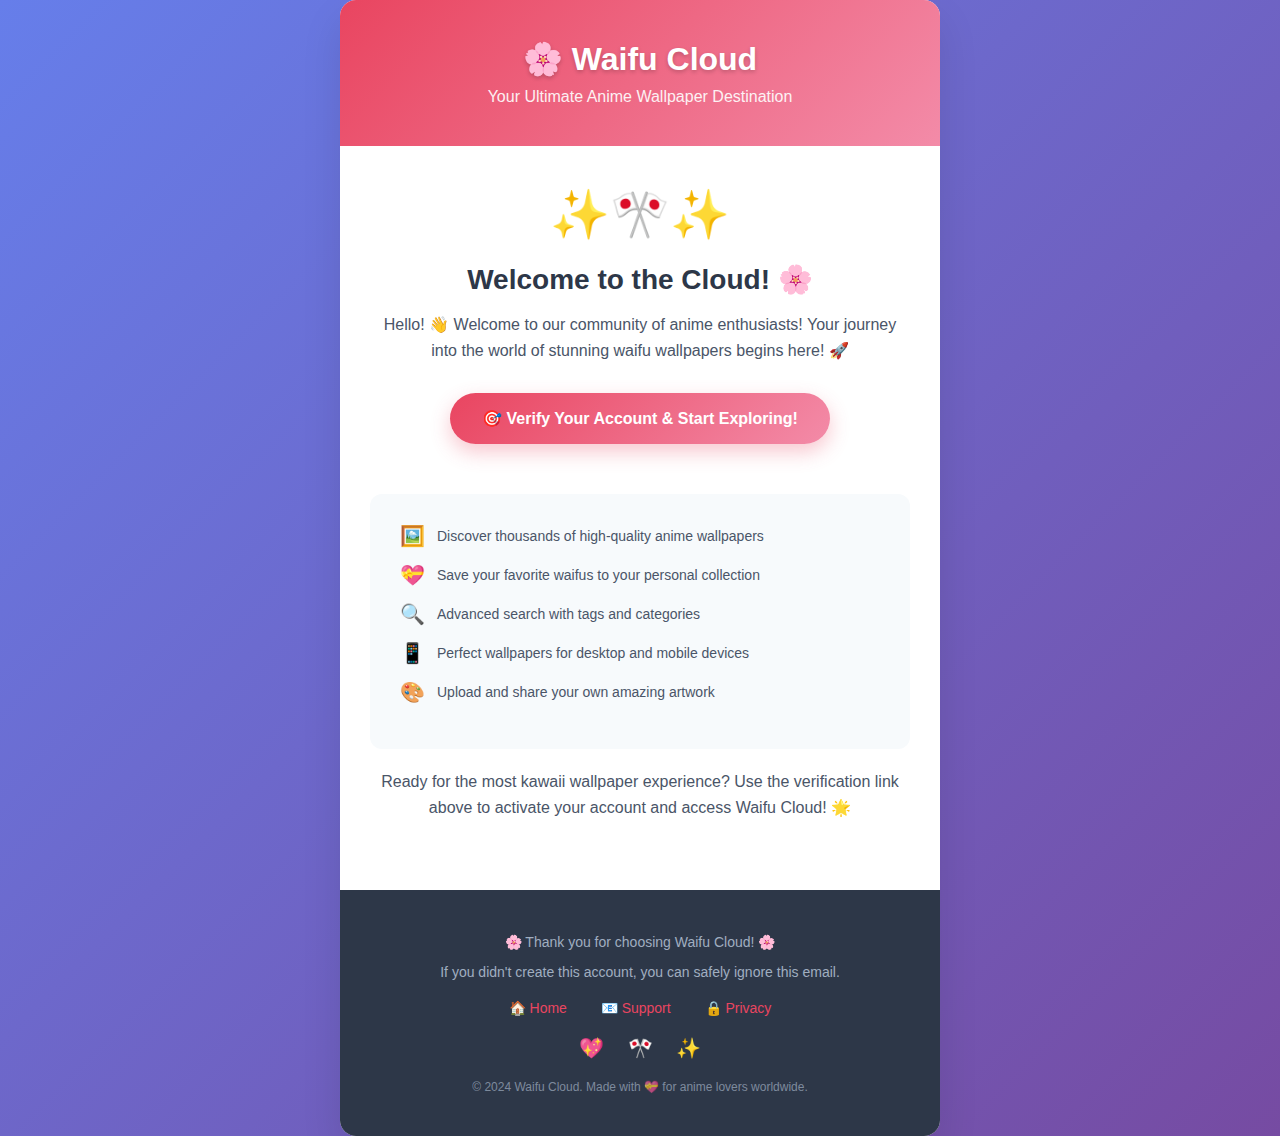
<file: supabase/email-templates/confirm-signup.html>
<!DOCTYPE html>
<html lang="en">
<head>
    <meta charset="UTF-8">
    <meta name="viewport" content="width=device-width, initial-scale=1.0">
    <title>Welcome to Waifu Cloud! 🌸</title>
    <style>
        body {
            margin: 0;
            padding: 0;
            font-family: 'Inter', -apple-system, BlinkMacSystemFont, 'Segoe UI', Roboto, sans-serif;
            background: linear-gradient(135deg, #667eea 0%, #764ba2 100%);
            color: #333;
        }
        .container {
            max-width: 600px;
            margin: 0 auto;
            background: #ffffff;
            border-radius: 16px;
            overflow: hidden;
            box-shadow: 0 20px 40px rgba(0, 0, 0, 0.1);
        }
        .header {
            background: linear-gradient(135deg, #e94560 0%, #f38ba8 100%);
            padding: 40px 30px;
            text-align: center;
            color: white;
        }
        .logo {
            font-size: 32px;
            font-weight: 900;
            margin-bottom: 10px;
            text-shadow: 0 2px 4px rgba(0, 0, 0, 0.2);
        }
        .subtitle {
            font-size: 16px;
            opacity: 0.9;
            margin: 0;
        }
        .content {
            padding: 40px 30px;
            text-align: center;
        }
        .emoji-header {
            font-size: 48px;
            margin-bottom: 20px;
        }
        .title {
            font-size: 28px;
            font-weight: 700;
            color: #2d3748;
            margin-bottom: 16px;
        }
        .message {
            font-size: 16px;
            line-height: 1.6;
            color: #4a5568;
            margin-bottom: 30px;
        }
        .button {
            display: inline-block;
            background: linear-gradient(135deg, #e94560 0%, #f38ba8 100%);
            color: white;
            text-decoration: none;
            padding: 16px 32px;
            border-radius: 50px;
            font-weight: 600;
            font-size: 16px;
            box-shadow: 0 8px 20px rgba(233, 69, 96, 0.3);
            transition: all 0.3s ease;
            margin-bottom: 30px;
        }
        .button:hover {
            transform: translateY(-2px);
            box-shadow: 0 12px 24px rgba(233, 69, 96, 0.4);
        }
        .features {
            background: #f7fafc;
            padding: 30px;
            border-radius: 12px;
            margin: 20px 0;
        }
        .feature-item {
            display: flex;
            align-items: center;
            margin-bottom: 15px;
            font-size: 14px;
            color: #4a5568;
        }
        .feature-emoji {
            font-size: 20px;
            margin-right: 12px;
        }
        .footer {
            background: #2d3748;
            color: #a0aec0;
            padding: 30px;
            text-align: center;
            font-size: 14px;
        }
        .footer-links {
            margin-top: 20px;
        }
        .footer-link {
            color: #e94560;
            text-decoration: none;
            margin: 0 15px;
        }
        .social-icons {
            margin-top: 20px;
        }
        .social-icon {
            display: inline-block;
            margin: 0 10px;
            font-size: 20px;
        }
    </style>
</head>
<body>
    <div class="container">
        <!-- Header -->
        <div class="header">
            <div class="logo">🌸 Waifu Cloud</div>
            <p class="subtitle">Your Ultimate Anime Wallpaper Destination</p>
        </div>

        <!-- Content -->
        <div class="content">
            <div class="emoji-header">✨🎌✨</div>
            <h1 class="title">Welcome to the Cloud! 🌸</h1>
            <p class="message">
                Hello! 👋 Welcome to our community of anime enthusiasts! 
                Your journey into the world of stunning waifu wallpapers begins here! 🚀
            </p>

            <a href="{{ .ConfirmationURL }}" class="button">
                🎯 Verify Your Account & Start Exploring!
            </a>

            <div class="features">
                <div class="feature-item">
                    <span class="feature-emoji">🖼️</span>
                    <span>Discover thousands of high-quality anime wallpapers</span>
                </div>
                <div class="feature-item">
                    <span class="feature-emoji">💝</span>
                    <span>Save your favorite waifus to your personal collection</span>
                </div>
                <div class="feature-item">
                    <span class="feature-emoji">🔍</span>
                    <span>Advanced search with tags and categories</span>
                </div>
                <div class="feature-item">
                    <span class="feature-emoji">📱</span>
                    <span>Perfect wallpapers for desktop and mobile devices</span>
                </div>
                <div class="feature-item">
                    <span class="feature-emoji">🎨</span>
                    <span>Upload and share your own amazing artwork</span>
                </div>
            </div>

            <p class="message">
                Ready for the most kawaii wallpaper experience? 
                Use the verification link above to activate your account and access Waifu Cloud! 🌟
            </p>
        </div>

        <!-- Footer -->
        <div class="footer">
            <p>🌸 Thank you for choosing Waifu Cloud! 🌸</p>
            <p>If you didn't create this account, you can safely ignore this email.</p>
            
            <div class="footer-links">
                <a href="#" class="footer-link">🏠 Home</a>
                <a href="#" class="footer-link">📧 Support</a>
                <a href="#" class="footer-link">🔒 Privacy</a>
            </div>

            <div class="social-icons">
                <span class="social-icon">💖</span>
                <span class="social-icon">🎌</span>
                <span class="social-icon">✨</span>
            </div>

            <p style="margin-top: 20px; font-size: 12px; opacity: 0.7;">
                © 2024 Waifu Cloud. Made with 💝 for anime lovers worldwide.
            </p>
        </div>
    </div>
</body>
</html>
</file>
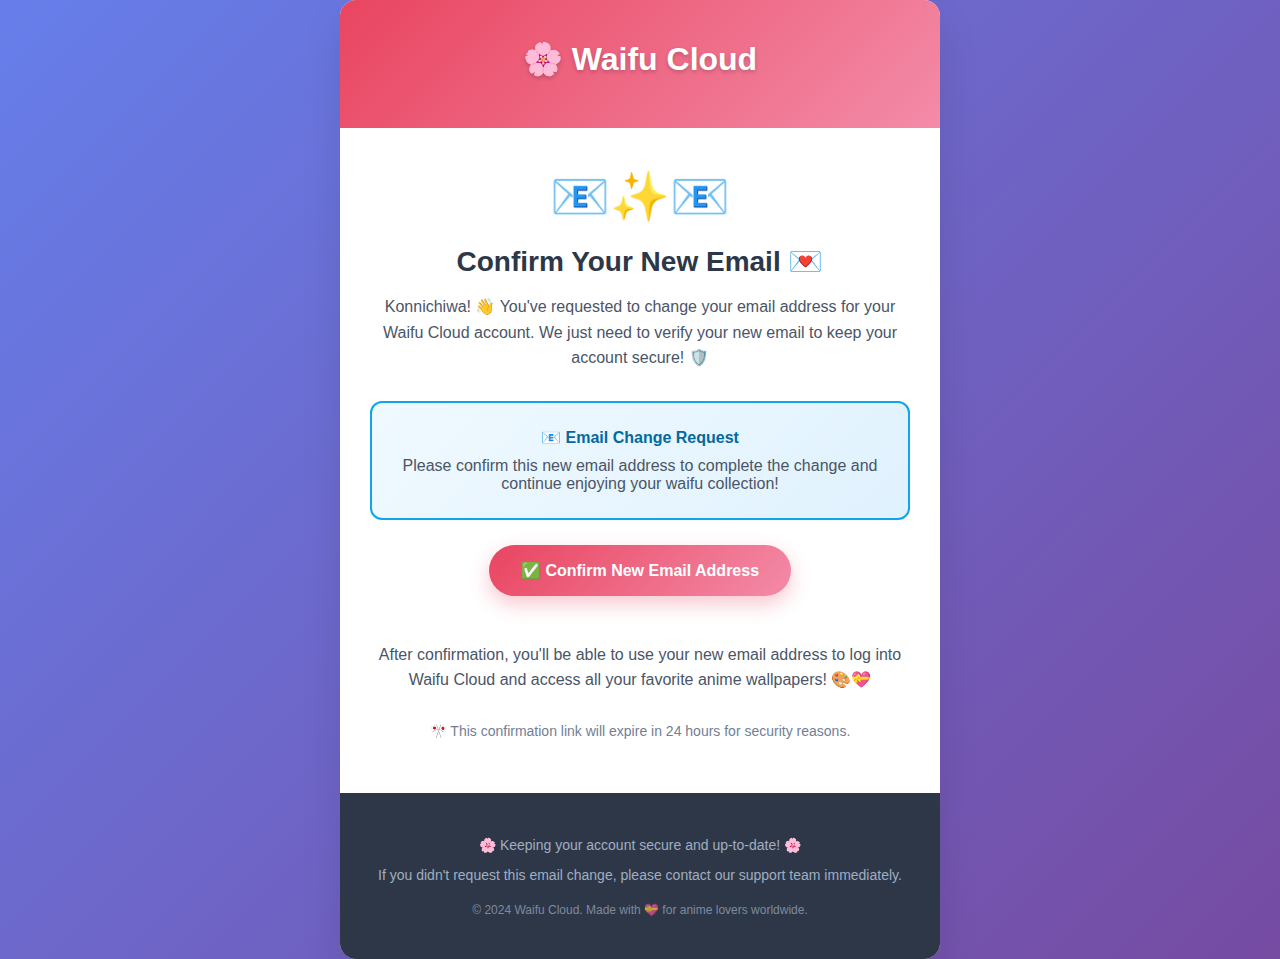
<file: supabase/email-templates/email-change.html>
<!DOCTYPE html>
<html lang="en">
<head>
    <meta charset="UTF-8">
    <meta name="viewport" content="width=device-width, initial-scale=1.0">
    <title>Confirm Your New Email - Waifu Cloud 📧</title>
    <style>
        body {
            margin: 0;
            padding: 0;
            font-family: 'Inter', -apple-system, BlinkMacSystemFont, 'Segoe UI', Roboto, sans-serif;
            background: linear-gradient(135deg, #667eea 0%, #764ba2 100%);
            color: #333;
        }
        .container {
            max-width: 600px;
            margin: 0 auto;
            background: #ffffff;
            border-radius: 16px;
            overflow: hidden;
            box-shadow: 0 20px 40px rgba(0, 0, 0, 0.1);
        }
        .header {
            background: linear-gradient(135deg, #e94560 0%, #f38ba8 100%);
            padding: 40px 30px;
            text-align: center;
            color: white;
        }
        .logo {
            font-size: 32px;
            font-weight: 900;
            margin-bottom: 10px;
            text-shadow: 0 2px 4px rgba(0, 0, 0, 0.2);
        }
        .content {
            padding: 40px 30px;
            text-align: center;
        }
        .emoji-header {
            font-size: 48px;
            margin-bottom: 20px;
        }
        .title {
            font-size: 28px;
            font-weight: 700;
            color: #2d3748;
            margin-bottom: 16px;
        }
        .message {
            font-size: 16px;
            line-height: 1.6;
            color: #4a5568;
            margin-bottom: 30px;
        }
        .button {
            display: inline-block;
            background: linear-gradient(135deg, #e94560 0%, #f38ba8 100%);
            color: white;
            text-decoration: none;
            padding: 16px 32px;
            border-radius: 50px;
            font-weight: 600;
            font-size: 16px;
            box-shadow: 0 8px 20px rgba(233, 69, 96, 0.3);
            margin-bottom: 30px;
        }
        .email-box {
            background: linear-gradient(135deg, #f0f9ff 0%, #e0f2fe 100%);
            border: 2px solid #0ea5e9;
            border-radius: 12px;
            padding: 25px;
            margin: 25px 0;
        }
        .email-text {
            font-size: 16px;
            font-weight: 600;
            color: #0369a1;
            margin-bottom: 10px;
        }
        .footer {
            background: #2d3748;
            color: #a0aec0;
            padding: 30px;
            text-align: center;
            font-size: 14px;
        }
    </style>
</head>
<body>
    <div class="container">
        <!-- Header -->
        <div class="header">
            <div class="logo">🌸 Waifu Cloud</div>
        </div>

        <!-- Content -->
        <div class="content">
            <div class="emoji-header">📧✨📧</div>
            <h1 class="title">Confirm Your New Email 💌</h1>
            
            <p class="message">
                Konnichiwa! 👋 You've requested to change your email address for your Waifu Cloud account. 
                We just need to verify your new email to keep your account secure! 🛡️
            </p>

            <div class="email-box">
                <div class="email-text">📧 Email Change Request</div>
                <p style="margin: 0; color: #4a5568;">
                    Please confirm this new email address to complete the change and continue enjoying your waifu collection!
                </p>
            </div>

            <a href="{{ .ConfirmationURL }}" class="button">
                ✅ Confirm New Email Address
            </a>

            <p class="message">
                After confirmation, you'll be able to use your new email address to log into Waifu Cloud 
                and access all your favorite anime wallpapers! 🎨💝
            </p>

            <p style="font-size: 14px; color: #718096; margin-top: 30px;">
                🎌 This confirmation link will expire in 24 hours for security reasons.
            </p>
        </div>

        <!-- Footer -->
        <div class="footer">
            <p>🌸 Keeping your account secure and up-to-date! 🌸</p>
            <p>If you didn't request this email change, please contact our support team immediately.</p>
            <p style="margin-top: 20px; font-size: 12px; opacity: 0.7;">
                © 2024 Waifu Cloud. Made with 💝 for anime lovers worldwide.
            </p>
        </div>
    </div>
</body>
</html>
</file>
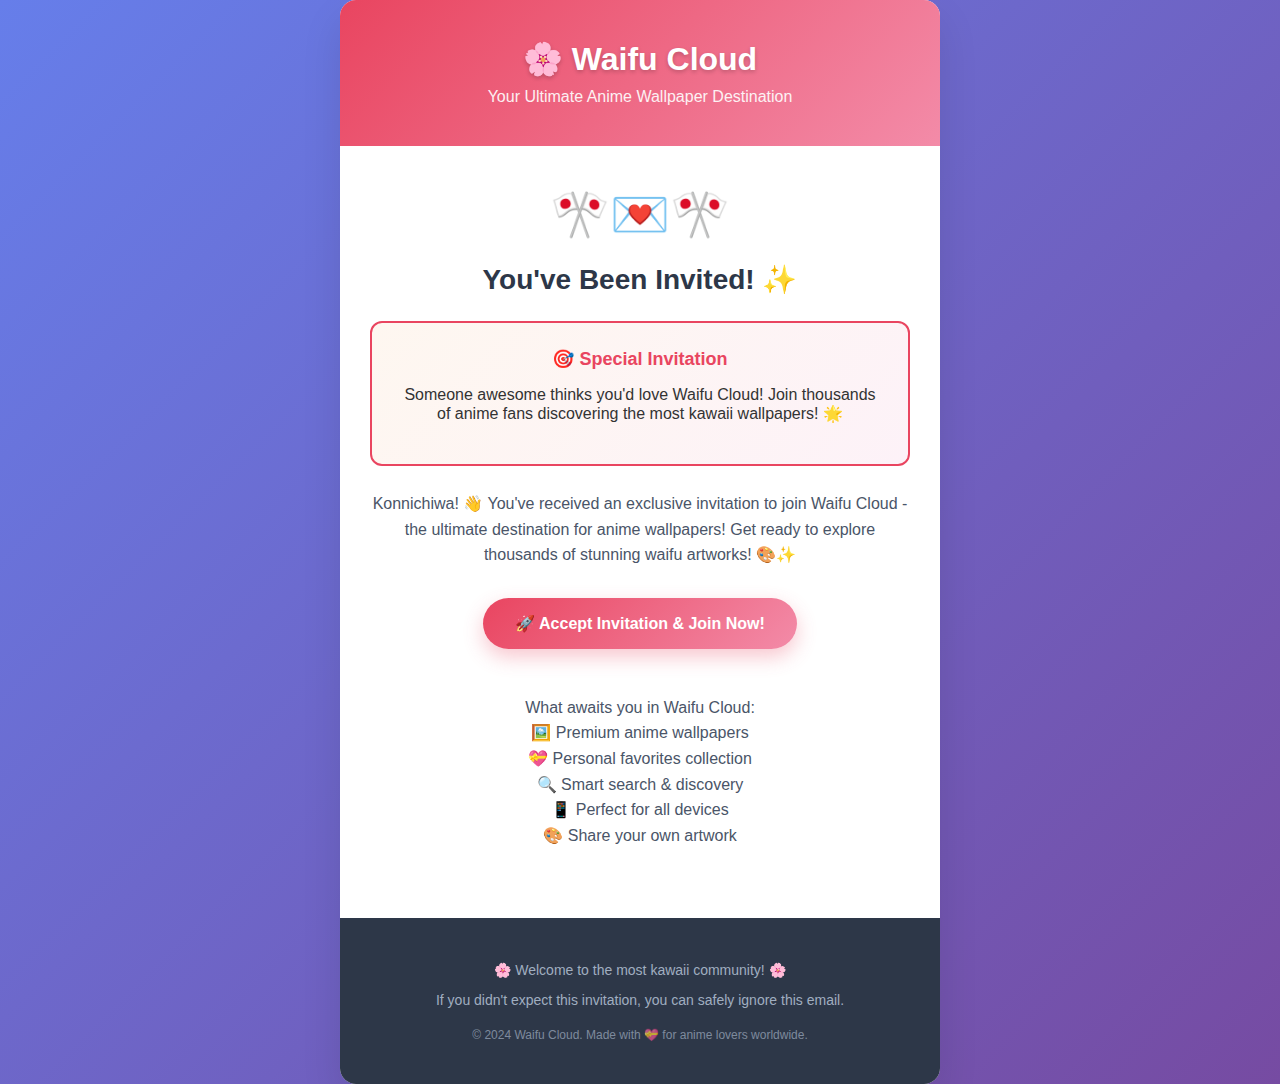
<file: supabase/email-templates/invite.html>
<!DOCTYPE html>
<html lang="en">
<head>
    <meta charset="UTF-8">
    <meta name="viewport" content="width=device-width, initial-scale=1.0">
    <title>You're Invited to Waifu Cloud! 🎌</title>
    <style>
        body {
            margin: 0;
            padding: 0;
            font-family: 'Inter', -apple-system, BlinkMacSystemFont, 'Segoe UI', Roboto, sans-serif;
            background: linear-gradient(135deg, #667eea 0%, #764ba2 100%);
            color: #333;
        }
        .container {
            max-width: 600px;
            margin: 0 auto;
            background: #ffffff;
            border-radius: 16px;
            overflow: hidden;
            box-shadow: 0 20px 40px rgba(0, 0, 0, 0.1);
        }
        .header {
            background: linear-gradient(135deg, #e94560 0%, #f38ba8 100%);
            padding: 40px 30px;
            text-align: center;
            color: white;
        }
        .logo {
            font-size: 32px;
            font-weight: 900;
            margin-bottom: 10px;
            text-shadow: 0 2px 4px rgba(0, 0, 0, 0.2);
        }
        .subtitle {
            font-size: 16px;
            opacity: 0.9;
            margin: 0;
        }
        .content {
            padding: 40px 30px;
            text-align: center;
        }
        .emoji-header {
            font-size: 48px;
            margin-bottom: 20px;
        }
        .title {
            font-size: 28px;
            font-weight: 700;
            color: #2d3748;
            margin-bottom: 16px;
        }
        .message {
            font-size: 16px;
            line-height: 1.6;
            color: #4a5568;
            margin-bottom: 30px;
        }
        .button {
            display: inline-block;
            background: linear-gradient(135deg, #e94560 0%, #f38ba8 100%);
            color: white;
            text-decoration: none;
            padding: 16px 32px;
            border-radius: 50px;
            font-weight: 600;
            font-size: 16px;
            box-shadow: 0 8px 20px rgba(233, 69, 96, 0.3);
            transition: all 0.3s ease;
            margin-bottom: 30px;
        }
        .invite-box {
            background: linear-gradient(135deg, #fef7f0 0%, #fdf2f8 100%);
            border: 2px solid #e94560;
            border-radius: 12px;
            padding: 25px;
            margin: 25px 0;
        }
        .invite-text {
            font-size: 18px;
            font-weight: 600;
            color: #e94560;
            margin-bottom: 10px;
        }
        .footer {
            background: #2d3748;
            color: #a0aec0;
            padding: 30px;
            text-align: center;
            font-size: 14px;
        }
    </style>
</head>
<body>
    <div class="container">
        <!-- Header -->
        <div class="header">
            <div class="logo">🌸 Waifu Cloud</div>
            <p class="subtitle">Your Ultimate Anime Wallpaper Destination</p>
        </div>

        <!-- Content -->
        <div class="content">
            <div class="emoji-header">🎌💌🎌</div>
            <h1 class="title">You've Been Invited! ✨</h1>
            
            <div class="invite-box">
                <div class="invite-text">🎯 Special Invitation</div>
                <p>Someone awesome thinks you'd love Waifu Cloud! Join thousands of anime fans discovering the most kawaii wallpapers! 🌟</p>
            </div>

            <p class="message">
                Konnichiwa! 👋 You've received an exclusive invitation to join Waifu Cloud - the ultimate destination for anime wallpapers! 
                Get ready to explore thousands of stunning waifu artworks! 🎨✨
            </p>

            <a href="{{ .ConfirmationURL }}" class="button">
                🚀 Accept Invitation & Join Now!
            </a>

            <p class="message">
                What awaits you in Waifu Cloud:
                <br>🖼️ Premium anime wallpapers
                <br>💝 Personal favorites collection  
                <br>🔍 Smart search & discovery
                <br>📱 Perfect for all devices
                <br>🎨 Share your own artwork
            </p>
        </div>

        <!-- Footer -->
        <div class="footer">
            <p>🌸 Welcome to the most kawaii community! 🌸</p>
            <p>If you didn't expect this invitation, you can safely ignore this email.</p>
            <p style="margin-top: 20px; font-size: 12px; opacity: 0.7;">
                © 2024 Waifu Cloud. Made with 💝 for anime lovers worldwide.
            </p>
        </div>
    </div>
</body>
</html>
</file>
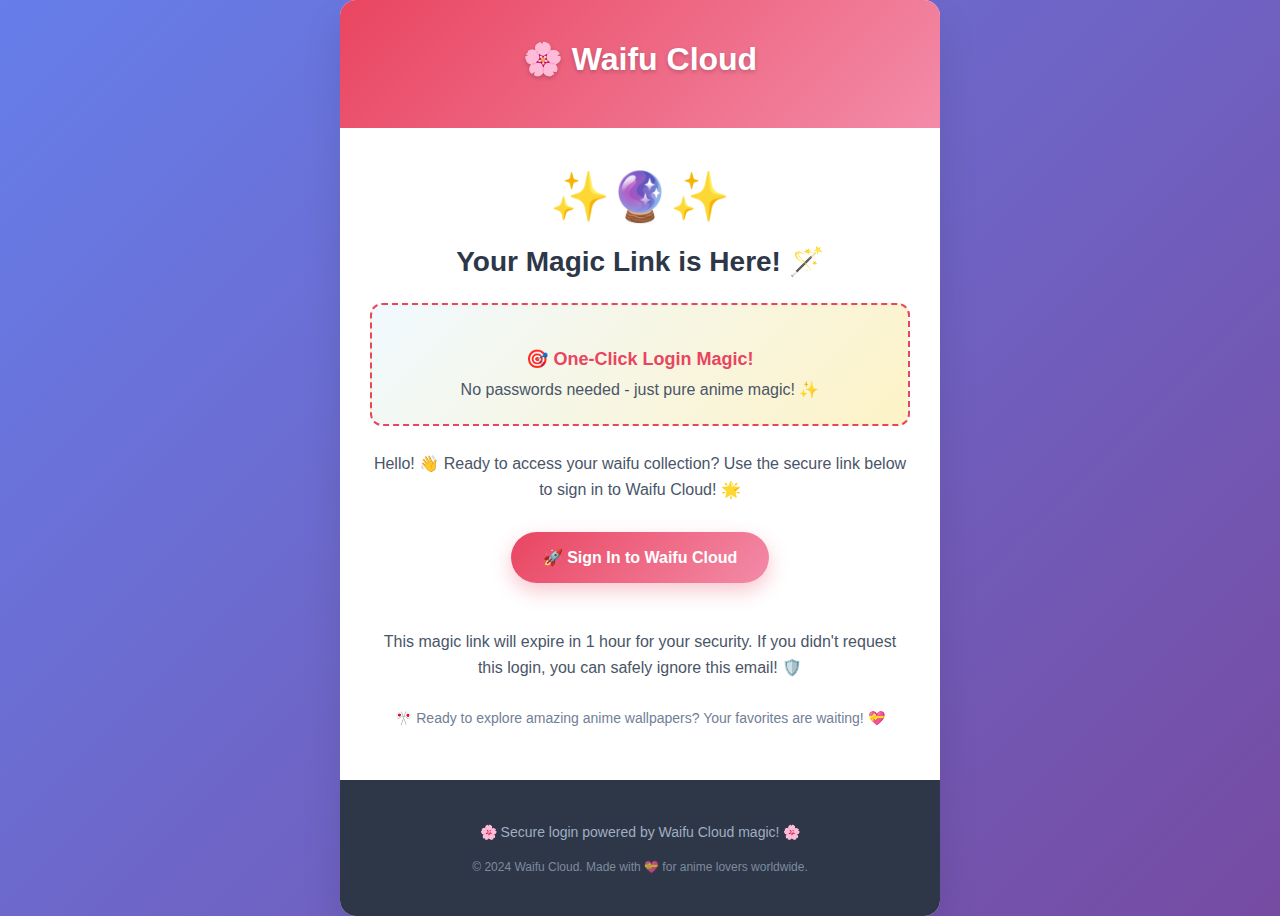
<file: supabase/email-templates/magic-link.html>
<!DOCTYPE html>
<html lang="en">
<head>
    <meta charset="UTF-8">
    <meta name="viewport" content="width=device-width, initial-scale=1.0">
    <title>Your Magic Link to Waifu Cloud! ✨</title>
    <style>
        body {
            margin: 0;
            padding: 0;
            font-family: 'Inter', -apple-system, BlinkMacSystemFont, 'Segoe UI', Roboto, sans-serif;
            background: linear-gradient(135deg, #667eea 0%, #764ba2 100%);
            color: #333;
        }
        .container {
            max-width: 600px;
            margin: 0 auto;
            background: #ffffff;
            border-radius: 16px;
            overflow: hidden;
            box-shadow: 0 20px 40px rgba(0, 0, 0, 0.1);
        }
        .header {
            background: linear-gradient(135deg, #e94560 0%, #f38ba8 100%);
            padding: 40px 30px;
            text-align: center;
            color: white;
        }
        .logo {
            font-size: 32px;
            font-weight: 900;
            margin-bottom: 10px;
            text-shadow: 0 2px 4px rgba(0, 0, 0, 0.2);
        }
        .content {
            padding: 40px 30px;
            text-align: center;
        }
        .emoji-header {
            font-size: 48px;
            margin-bottom: 20px;
        }
        .title {
            font-size: 28px;
            font-weight: 700;
            color: #2d3748;
            margin-bottom: 16px;
        }
        .message {
            font-size: 16px;
            line-height: 1.6;
            color: #4a5568;
            margin-bottom: 30px;
        }
        .button {
            display: inline-block;
            background: linear-gradient(135deg, #e94560 0%, #f38ba8 100%);
            color: white;
            text-decoration: none;
            padding: 16px 32px;
            border-radius: 50px;
            font-weight: 600;
            font-size: 16px;
            box-shadow: 0 8px 20px rgba(233, 69, 96, 0.3);
            margin-bottom: 30px;
        }
        .magic-box {
            background: linear-gradient(135deg, #f0f9ff 0%, #fef3c7 100%);
            border: 2px dashed #e94560;
            border-radius: 12px;
            padding: 25px;
            margin: 25px 0;
        }
        .footer {
            background: #2d3748;
            color: #a0aec0;
            padding: 30px;
            text-align: center;
            font-size: 14px;
        }
    </style>
</head>
<body>
    <div class="container">
        <!-- Header -->
        <div class="header">
            <div class="logo">🌸 Waifu Cloud</div>
        </div>

        <!-- Content -->
        <div class="content">
            <div class="emoji-header">✨🔮✨</div>
            <h1 class="title">Your Magic Link is Here! 🪄</h1>
            
            <div class="magic-box">
                <p style="font-size: 18px; font-weight: 600; color: #e94560; margin-bottom: 10px;">
                    🎯 One-Click Login Magic!
                </p>
                <p style="margin: 0; color: #4a5568;">
                    No passwords needed - just pure anime magic! ✨
                </p>
            </div>

            <p class="message">
                Hello! 👋 Ready to access your waifu collection? 
                Use the secure link below to sign in to Waifu Cloud! 🌟
            </p>

            <a href="{{ .ConfirmationURL }}" class="button">
                🚀 Sign In to Waifu Cloud
            </a>

            <p class="message">
                This magic link will expire in 1 hour for your security. 
                If you didn't request this login, you can safely ignore this email! 🛡️
            </p>

            <p style="font-size: 14px; color: #718096; margin-top: 30px;">
                🎌 Ready to explore amazing anime wallpapers? Your favorites are waiting! 💝
            </p>
        </div>

        <!-- Footer -->
        <div class="footer">
            <p>🌸 Secure login powered by Waifu Cloud magic! 🌸</p>
            <p style="margin-top: 20px; font-size: 12px; opacity: 0.7;">
                © 2024 Waifu Cloud. Made with 💝 for anime lovers worldwide.
            </p>
        </div>
    </div>
</body>
</html>
</file>
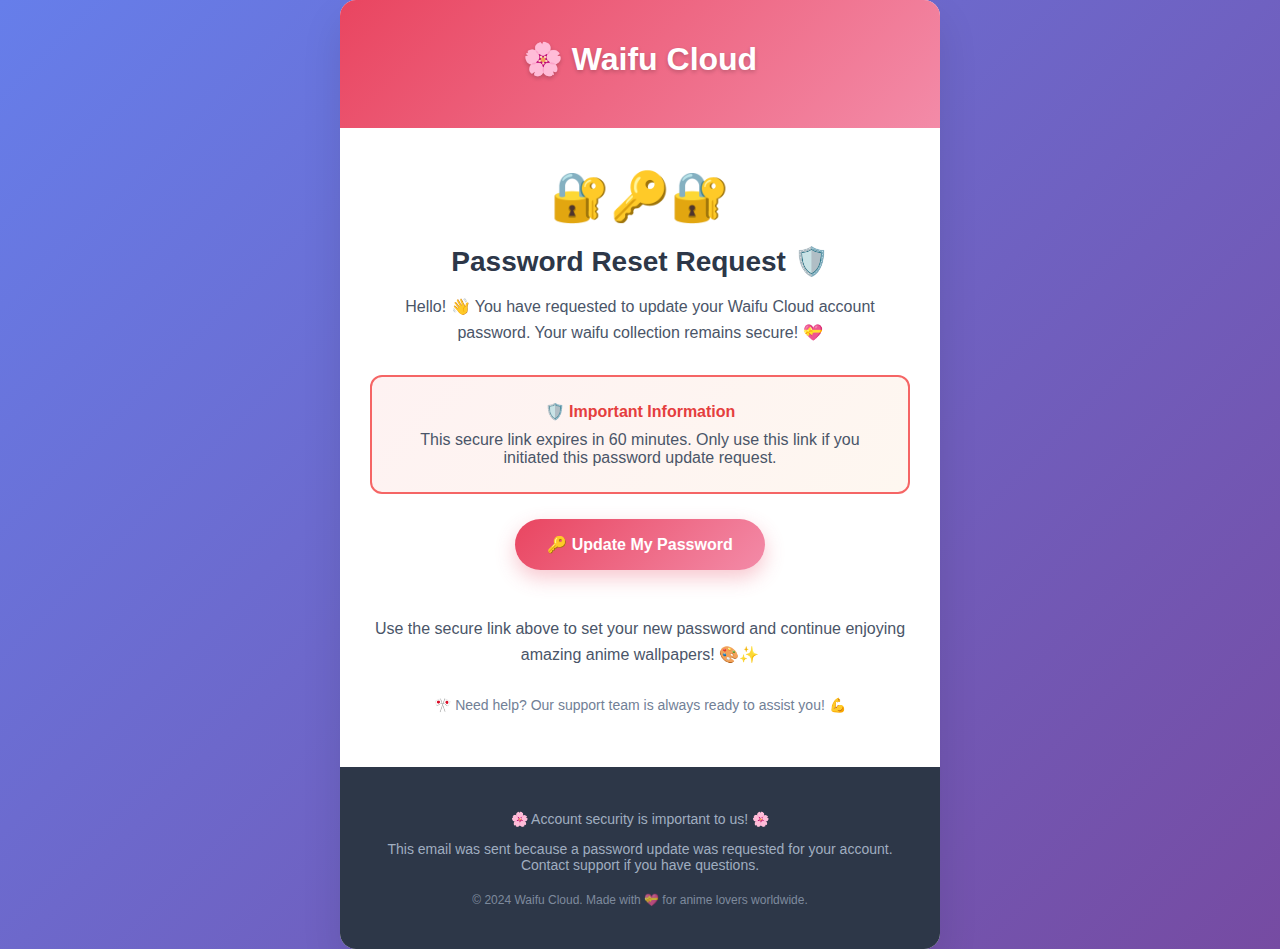
<file: supabase/email-templates/recovery.html>
<!DOCTYPE html>
<html lang="en">

<head>
    <meta charset="UTF-8">
    <meta name="viewport" content="width=device-width, initial-scale=1.0">
    <title>Reset Your Waifu Cloud Password 🔐</title>
    <style>
        body {
            margin: 0;
            padding: 0;
            font-family: 'Inter', -apple-system, BlinkMacSystemFont, 'Segoe UI', Roboto, sans-serif;
            background: linear-gradient(135deg, #667eea 0%, #764ba2 100%);
            color: #333;
        }

        .container {
            max-width: 600px;
            margin: 0 auto;
            background: #ffffff;
            border-radius: 16px;
            overflow: hidden;
            box-shadow: 0 20px 40px rgba(0, 0, 0, 0.1);
        }

        .header {
            background: linear-gradient(135deg, #e94560 0%, #f38ba8 100%);
            padding: 40px 30px;
            text-align: center;
            color: white;
        }

        .logo {
            font-size: 32px;
            font-weight: 900;
            margin-bottom: 10px;
            text-shadow: 0 2px 4px rgba(0, 0, 0, 0.2);
        }

        .content {
            padding: 40px 30px;
            text-align: center;
        }

        .emoji-header {
            font-size: 48px;
            margin-bottom: 20px;
        }

        .title {
            font-size: 28px;
            font-weight: 700;
            color: #2d3748;
            margin-bottom: 16px;
        }

        .message {
            font-size: 16px;
            line-height: 1.6;
            color: #4a5568;
            margin-bottom: 30px;
        }

        .button {
            display: inline-block;
            background: linear-gradient(135deg, #e94560 0%, #f38ba8 100%);
            color: white;
            text-decoration: none;
            padding: 16px 32px;
            border-radius: 50px;
            font-weight: 600;
            font-size: 16px;
            box-shadow: 0 8px 20px rgba(233, 69, 96, 0.3);
            margin-bottom: 30px;
        }

        .security-box {
            background: linear-gradient(135deg, #fef2f2 0%, #fef7f0 100%);
            border: 2px solid #f56565;
            border-radius: 12px;
            padding: 25px;
            margin: 25px 0;
        }

        .security-text {
            font-size: 16px;
            font-weight: 600;
            color: #e53e3e;
            margin-bottom: 10px;
        }

        .footer {
            background: #2d3748;
            color: #a0aec0;
            padding: 30px;
            text-align: center;
            font-size: 14px;
        }
    </style>
</head>

<body>
    <div class="container">
        <!-- Header -->
        <div class="header">
            <div class="logo">🌸 Waifu Cloud</div>
        </div>

        <!-- Content -->
        <div class="content">
            <div class="emoji-header">🔐🔑🔐</div>
            <h1 class="title">Password Reset Request 🛡️</h1>

            <p class="message">
                Hello! 👋 You have requested to update your Waifu Cloud account password.
                Your waifu collection remains secure! 💝
            </p>

            <div class="security-box">
                <div class="security-text">🛡️ Important Information</div>
                <p style="margin: 0; color: #4a5568;">
                    This secure link expires in 60 minutes. Only use this link if you initiated this password update
                    request.
                </p>
            </div>

            <a href="{{ .ConfirmationURL }}" class="button">
                🔑 Update My Password
            </a>

            <p class="message">
                Use the secure link above to set your new password
                and continue enjoying amazing anime wallpapers! 🎨✨
            </p>

            <p style="font-size: 14px; color: #718096; margin-top: 30px;">
                🎌 Need help? Our support team is always ready to assist you! 💪
            </p>
        </div>

        <!-- Footer -->
        <div class="footer">
            <p>🌸 Account security is important to us! 🌸</p>
            <p>This email was sent because a password update was requested for your account. Contact support if you have
                questions.</p>
            <p style="margin-top: 20px; font-size: 12px; opacity: 0.7;">
                © 2024 Waifu Cloud. Made with 💝 for anime lovers worldwide.
            </p>
        </div>
    </div>
</body>

</html>
</file>
